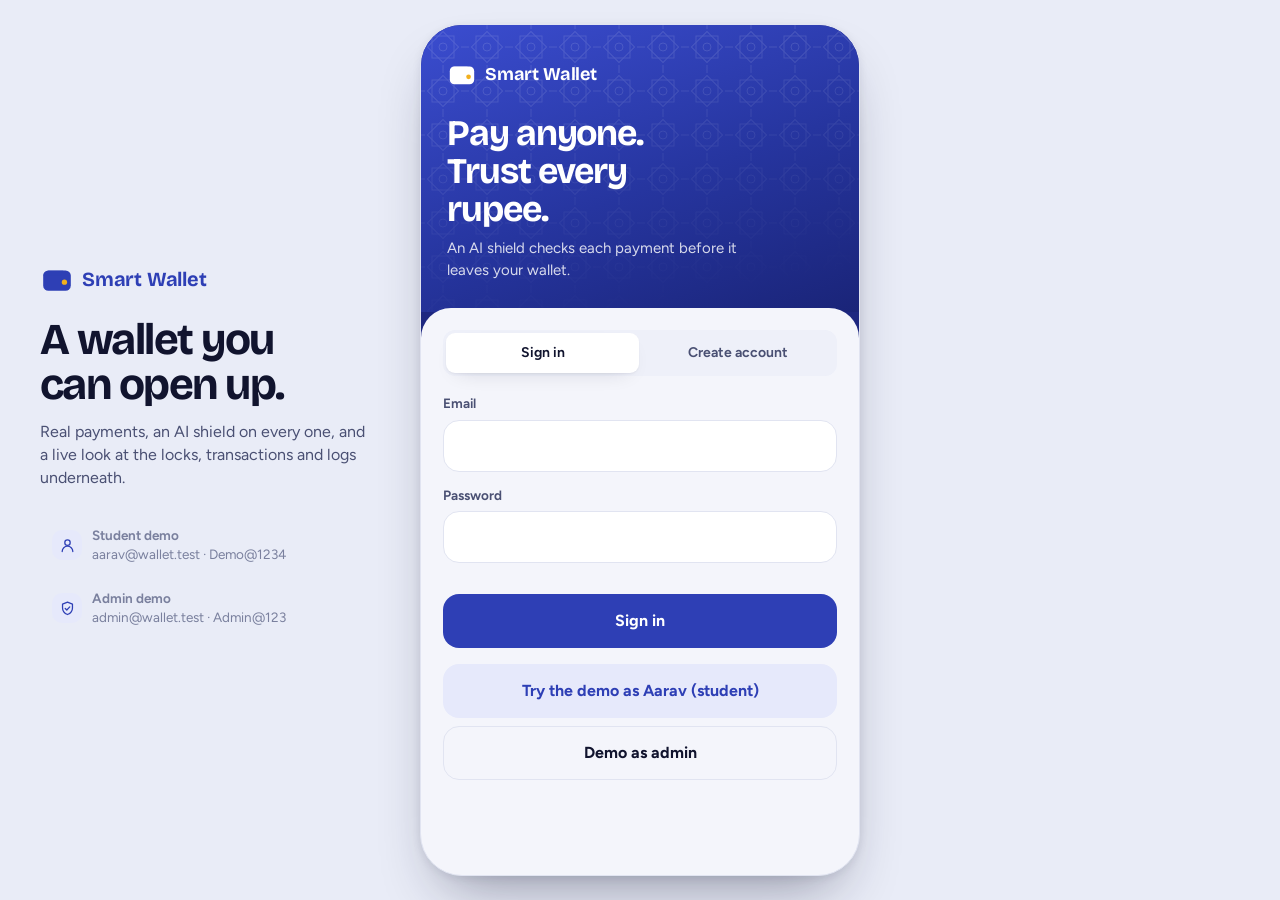
<file: static/index.html>
<!doctype html>
<html lang="en" data-theme="light">
<head>
  <meta charset="utf-8">
  <meta name="viewport" content="width=device-width, initial-scale=1, viewport-fit=cover">
  <meta name="theme-color" content="#2E3FB5">
  <meta name="color-scheme" content="light dark">
  <title>Smart Wallet</title>
  <link rel="manifest" href="/manifest.webmanifest">
  <link rel="icon" href="/static/icon.svg" type="image/svg+xml">
  <link rel="apple-touch-icon" href="/static/icon.svg">
  <link rel="preconnect" href="https://fonts.googleapis.com">
  <link rel="preconnect" href="https://fonts.gstatic.com" crossorigin>
  <link rel="stylesheet" href="https://fonts.googleapis.com/css2?family=Bricolage+Grotesque:opsz,wght@12..96,500..800&family=Figtree:wght@400..750&family=IBM+Plex+Mono:wght@400;500&display=swap">
  <link rel="stylesheet" href="/static/css/app.css">
  <link rel="stylesheet" href="/static/css/console.css">
  <script src="/static/js/theme-init.js"></script>
</head>
<body>
  <a class="skip" href="#screens">Skip to content</a>
  <div id="root"></div>
  <div id="toasts" role="status" aria-live="polite"></div>
  <noscript>Smart Wallet needs JavaScript to run.</noscript>
  <script type="module" src="/static/js/main.js"></script>
</body>
</html>
</file>
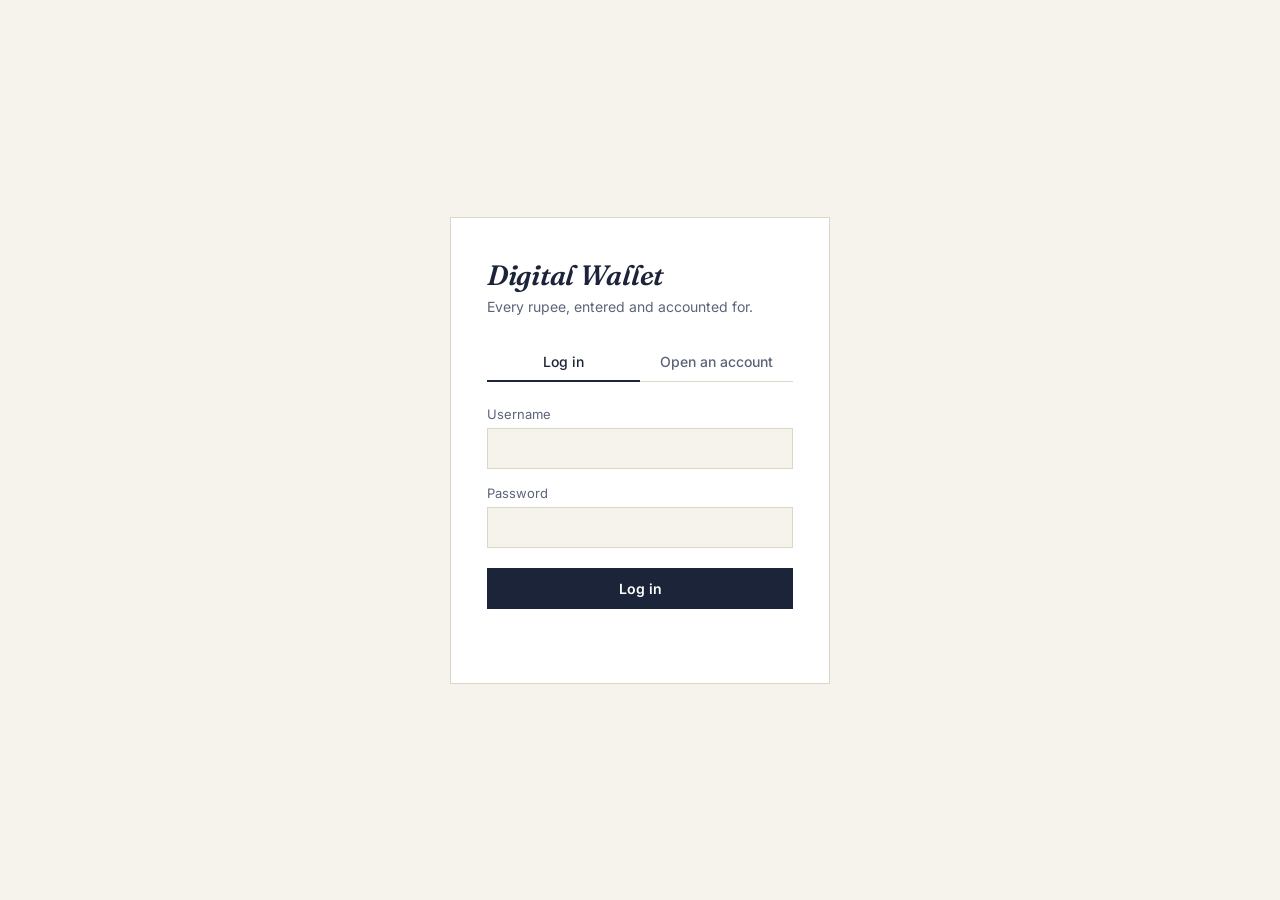
<file: digital-wallet-system/frontend/index.html>
<!DOCTYPE html>
<html lang="en">
<head>
<meta charset="UTF-8" />
<meta name="viewport" content="width=device-width, initial-scale=1.0" />
<title>Digital Wallet — Passbook</title>
<link rel="preconnect" href="https://fonts.googleapis.com">
<link rel="preconnect" href="https://fonts.gstatic.com" crossorigin>
<link href="https://fonts.googleapis.com/css2?family=Fraunces:ital,wght@0,500;0,600;1,500&family=Inter:wght@400;500;600&family=IBM+Plex+Mono:wght@400;500&display=swap" rel="stylesheet">
<link rel="stylesheet" href="css/style.css" />
</head>
<body>

  <!-- ============ AUTH SCREEN ============ -->
  <section id="auth-screen" class="screen">
    <div class="auth-card">
      <header class="auth-header">
        <h1>Digital Wallet</h1>
        <p class="ledger-note">Every rupee, entered and accounted for.</p>
      </header>

      <div class="tab-switch" role="tablist">
        <button class="tab active" data-tab="login" role="tab">Log in</button>
        <button class="tab" data-tab="register" role="tab">Open an account</button>
      </div>

      <!-- Login form -->
      <form id="login-form" class="auth-form active">
        <label>
          <span>Username</span>
          <input type="text" name="username" required autocomplete="username" />
        </label>
        <label>
          <span>Password</span>
          <input type="password" name="password" required autocomplete="current-password" />
        </label>
        <button type="submit" class="btn-primary">Log in</button>
        <p class="form-message" data-for="login"></p>
      </form>

      <!-- Register form -->
      <form id="register-form" class="auth-form">
        <label>
          <span>Full name</span>
          <input type="text" name="full_name" required />
        </label>
        <label>
          <span>Email</span>
          <input type="email" name="email" required />
        </label>
        <label>
          <span>Choose a username</span>
          <input type="text" name="username" required />
        </label>
        <label>
          <span>Choose a password</span>
          <input type="password" name="password" required minlength="4" />
        </label>
        <button type="submit" class="btn-primary">Open account</button>
        <p class="form-message" data-for="register"></p>
      </form>
    </div>
  </section>

  <!-- ============ DASHBOARD SCREEN ============ -->
  <section id="dashboard-screen" class="screen hidden">
    <header class="topbar">
      <div class="brand">Digital Wallet</div>
      <div class="account-chip">
        <span id="account-name">—</span>
        <span class="dot">·</span>
        <span id="account-wallet">Wallet #—</span>
      </div>
      <button id="logout-btn" class="btn-ghost">Log out</button>
    </header>

    <main class="dashboard">
      <section class="balance-card">
        <p class="balance-label">Current balance</p>
        <p class="balance-amount"><span class="currency">₹</span><span id="balance-value">0.00</span></p>

        <div class="action-row">
          <button class="action-btn" data-action="deposit">Deposit</button>
          <button class="action-btn" data-action="withdraw">Withdraw</button>
          <button class="action-btn" data-action="transfer">Transfer</button>
        </div>

        <!-- Inline action panels -->
        <div class="action-panel" id="panel-deposit">
          <form data-op="deposit">
            <label>
              <span>Amount to deposit</span>
              <input type="number" step="0.01" min="0.01" name="amount" required />
            </label>
            <button type="submit" class="btn-primary small">Confirm deposit</button>
          </form>
        </div>

        <div class="action-panel" id="panel-withdraw">
          <form data-op="withdraw">
            <label>
              <span>Amount to withdraw</span>
              <input type="number" step="0.01" min="0.01" name="amount" required />
            </label>
            <button type="submit" class="btn-primary small">Confirm withdrawal</button>
          </form>
        </div>

        <div class="action-panel" id="panel-transfer">
          <form data-op="transfer">
            <label>
              <span>Destination wallet ID</span>
              <input type="number" step="1" min="1" name="to_wallet_id" required />
            </label>
            <label>
              <span>Amount to transfer</span>
              <input type="number" step="0.01" min="0.01" name="amount" required />
            </label>
            <button type="submit" class="btn-primary small">Confirm transfer</button>
          </form>
        </div>

        <p class="action-message" id="action-message"></p>
      </section>

      <section class="ledger-card">
        <div class="ledger-header">
          <h2>Ledger</h2>
          <button id="refresh-btn" class="btn-ghost small">Refresh</button>
        </div>

        <table class="ledger-table">
          <thead>
            <tr>
              <th>Date</th>
              <th>Type</th>
              <th class="num">Amount</th>
              <th>Status</th>
            </tr>
          </thead>
          <tbody id="ledger-body">
            <tr class="empty-row"><td colspan="4">No entries yet.</td></tr>
          </tbody>
        </table>
      </section>
    </main>
  </section>

  <script src="js/app.js"></script>
</body>
</html>
</file>
<file: static/css/app.css>
/* =====================================================================================
   Smart Wallet - app UI, the "Neel" theme
   Neel = indigo dye. A calm, trustworthy indigo with turmeric-gold and one object that carries the whole
   identity: the wallet card, printed with a jaali (lattice) pattern. Everything else stays quiet.
   ===================================================================================== */
:root {
  --font: "Figtree", system-ui, -apple-system, "Segoe UI", Roboto, "Helvetica Neue", Arial, sans-serif;
  --display: "Bricolage Grotesque", "Figtree", system-ui, -apple-system, "Segoe UI", sans-serif;
  --mono: "IBM Plex Mono", ui-monospace, "SFMono-Regular", Menlo, Consolas, monospace;

  --bg: #E9ECF7;      --app: #F4F5FB;     --surface: #FFFFFF;  --surface-2: #EEF0F9;  --line: #E1E4F1;
  --ink: #11142E;     --ink-2: #4A5073;   --ink-3: #7A809E;
  --brand: #2E3FB5;   --brand-hi: #3B4DCB; --on-brand: #FFFFFF; --brand-tint: #E6E9FB;
  --gold: #F2B01E;
  --ok: #0C8658;     --ok-tint: #DDF3E9;
  --warn: #9B5B00;   --warn-tint: #FFEFCF;
  --bad: #C03626;    --bad-tint: #FBE5E1;
  --scrim: rgba(10, 14, 36, .5);
  --shadow-1: 0 1px 2px rgba(17, 20, 46, .05), 0 8px 22px -12px rgba(17, 20, 46, .2);
  --shadow-2: 0 2px 8px rgba(17, 20, 46, .08), 0 30px 60px -24px rgba(17, 20, 46, .45);
  --r-card: 28px; --r-group: 22px; --r-ctl: 16px;
  --jaali: url("data:image/svg+xml,%3Csvg xmlns='http://www.w3.org/2000/svg' width='44' height='44' viewBox='0 0 44 44' fill='none' stroke='white' stroke-width='1'%3E%3Crect x='11' y='11' width='22' height='22'/%3E%3Crect x='11' y='11' width='22' height='22' transform='rotate(45 22 22)'/%3E%3Ccircle cx='22' cy='22' r='4'/%3E%3Cpath d='M0 22h4M40 22h4M22 0v4M22 40v4'/%3E%3C/svg%3E");
  --c1: #2E3FB5; --c2: #F2B01E; --c3: #0C8658; --c4: #D2557A; --c5: #3A9AD9; --c6: #8E5BD8; --c7: #E57A3A; --c8: #5C6490; --c9: #A9AFCB;
}
[data-theme="dark"] {
  --bg: #070A1B;      --app: #0B0F26;     --surface: #131939;  --surface-2: #1A2148;  --line: #252D5A;
  --ink: #EEF0FF;     --ink-2: #B0B6DA;   --ink-3: #7F87B3;
  --brand: #8E9CFF;   --brand-hi: #A7B2FF; --on-brand: #0B0F26; --brand-tint: #1D2557;
  --ok: #58D8A2;     --ok-tint: #12362D;
  --warn: #F0B54F;   --warn-tint: #3A2D12;
  --bad: #FF8E7E;    --bad-tint: #3D1C1A;
  --scrim: rgba(2, 4, 14, .66);
  --shadow-1: 0 1px 2px rgba(0, 0, 0, .3), 0 8px 22px -12px rgba(0, 0, 0, .6);
  --shadow-2: 0 2px 8px rgba(0, 0, 0, .4), 0 30px 60px -24px rgba(0, 0, 0, .8);
  --c1: #8E9CFF; --c2: #F5C14E; --c3: #58D8A2; --c4: #F083A5; --c5: #6BB8F0; --c6: #B795F5; --c7: #F2975F; --c8: #98A0D0; --c9: #5F6791;
}

*, *::before, *::after { box-sizing: border-box; }
html { -webkit-text-size-adjust: 100%; height: 100%; }
body { margin: 0; min-height: 100%; background: var(--bg); color: var(--ink); font: 400 15px/1.45 var(--font); -webkit-font-smoothing: antialiased; }
h1, h2, h3, p { margin: 0; }
button, input, select, textarea { font: inherit; color: inherit; }
button { cursor: pointer; }
a { color: var(--brand); }
svg { display: block; flex: none; }
.skip { position: absolute; left: -999px; top: 8px; z-index: 100; background: var(--surface); padding: 8px 12px; border-radius: 10px; }
.skip:focus { left: 8px; }
:focus-visible { outline: 3px solid color-mix(in srgb, var(--brand) 60%, transparent); outline-offset: 2px; border-radius: 8px; }
.hidden { display: none !important; }
.muted { color: var(--ink-3); }
.small { font-size: 13px; } .micro { font-size: 12px; }
.num { font-variant-numeric: tabular-nums; }
.mono { font-family: var(--mono); }
.center { text-align: center; } .right { text-align: right; }
.stack > * + * { margin-top: 14px; }
.row-flex { display: flex; align-items: center; gap: 10px; }
.between { justify-content: space-between; }
.grow { flex: 1; min-width: 0; }
.truncate { overflow: hidden; text-overflow: ellipsis; white-space: nowrap; }

/* ------------------------------------------------------------------ stage + phone-width frame */
.stage { min-height: 100vh; min-height: 100dvh; display: grid; grid-template-columns: minmax(0, 1fr); justify-items: center; align-items: center; }
.frame { position: relative; width: 100%; height: 100vh; height: 100dvh; background: var(--app); display: flex; flex-direction: column; overflow: hidden; isolation: isolate; }
.screens { flex: 1; min-height: 0; overflow-y: auto; overflow-x: hidden; overscroll-behavior: contain; outline: none; }
.view { padding: 0 20px 28px; }
.rail { display: none; }
@media (min-width: 640px) {
  .stage { padding: 24px; }
  .frame { width: 440px; height: min(930px, calc(100vh - 48px)); height: min(930px, calc(100dvh - 48px)); border-radius: 42px; box-shadow: var(--shadow-2); border: 1px solid var(--line); }
}
@media (min-width: 1200px) {
  .stage { grid-template-columns: minmax(0, 1fr) 440px minmax(0, 1fr); gap: 48px; padding: 24px 40px; }
  .rail { display: block; max-height: calc(100vh - 48px); overflow-y: auto; scrollbar-width: thin; }
  .rail-left { justify-self: end; width: 100%; max-width: 360px; }
  .rail-right { justify-self: start; width: 100%; max-width: 400px; }
}

/* ------------------------------------------------------------------ tab bar */
.tabbar { flex: none; display: grid; grid-template-columns: repeat(5, 1fr); align-items: end; padding: 6px 8px calc(8px + env(safe-area-inset-bottom)); background: var(--surface); border-top: 1px solid var(--line); }
.frame.no-tabs .tabbar { display: none; }
.tab { display: grid; justify-items: center; gap: 2px; padding: 8px 0 4px; color: var(--ink-3); text-decoration: none; font-size: 11.5px; font-weight: 650; background: none; border: 0; }
.tab svg { width: 24px; height: 24px; }
.tab[aria-current="page"] { color: var(--brand); }
.tab.pay { padding-top: 0; transform: translateY(-16px); color: var(--ink-2); }
.pay-btn { width: 58px; height: 58px; border-radius: 50%; background: var(--brand); color: var(--on-brand); display: grid; place-items: center; box-shadow: 0 10px 22px -8px color-mix(in srgb, var(--brand) 80%, black), 0 0 0 6px var(--surface); }
.pay-btn svg { width: 26px; height: 26px; }
.tab.pay span { margin-top: 2px; }

/* ------------------------------------------------------------------ screen headers */
.bar { position: sticky; top: 0; z-index: 4; display: flex; align-items: center; gap: 8px; padding: calc(env(safe-area-inset-top) + 14px) 14px 10px; background: color-mix(in srgb, var(--app) 92%, transparent); backdrop-filter: blur(10px); }
.bar h1 { font: 700 19px/1.2 var(--display); letter-spacing: -.01em; flex: 1; min-width: 0; }
.icon-btn { width: 42px; height: 42px; border-radius: 14px; border: 0; background: var(--surface); box-shadow: var(--shadow-1); display: grid; place-items: center; color: var(--ink); flex: none; position: relative; }
.icon-btn svg { width: 22px; height: 22px; }
.icon-btn.plain { background: transparent; box-shadow: none; }
.title { font: 700 28px/1.12 var(--display); letter-spacing: -.02em; }
.section-h { display: flex; align-items: baseline; justify-content: space-between; margin: 26px 0 10px; }
.section-h h2 { font: 700 17px/1.2 var(--display); letter-spacing: -.01em; }
.link-btn { background: none; border: 0; padding: 4px 0; color: var(--brand); font-weight: 650; font-size: 14px; }

/* ------------------------------------------------------------------ buttons, fields */
.btn { height: 54px; padding: 0 24px; border-radius: var(--r-ctl); border: 0; background: var(--brand); color: var(--on-brand); font-weight: 700; font-size: 16px; display: inline-flex; align-items: center; justify-content: center; gap: 8px; text-decoration: none; transition: transform .12s, background .12s; }
.btn:hover { background: var(--brand-hi); }
.btn:active { transform: scale(.98); }
.btn.block { width: 100%; }
.btn.soft { background: var(--brand-tint); color: var(--brand); }
.btn.soft:hover { background: color-mix(in srgb, var(--brand-tint) 80%, var(--brand)); }
.btn.ghost { background: transparent; border: 1.5px solid var(--line); color: var(--ink); }
.btn.danger { background: var(--bad-tint); color: var(--bad); }
.btn.small { height: 38px; padding: 0 14px; font-size: 14px; border-radius: 12px; }
.btn:disabled { opacity: .45; cursor: not-allowed; transform: none; }
.btn svg { width: 20px; height: 20px; }
.field { display: grid; gap: 6px; margin-bottom: 14px; }
.field > label { font-weight: 650; font-size: 13.5px; color: var(--ink-2); }
.field input, .field select, .input { width: 100%; height: 52px; padding: 0 16px; border-radius: var(--r-ctl); border: 1.5px solid var(--line); background: var(--surface); font-size: 16px; }
.field input:focus, .input:focus { border-color: var(--brand); outline: none; box-shadow: 0 0 0 4px color-mix(in srgb, var(--brand) 18%, transparent); }
.hint { color: var(--ink-3); font-size: 13px; }
.err { color: var(--bad); font-size: 13.5px; min-height: 1.2em; }
.search { position: relative; }
.search svg { position: absolute; left: 14px; top: 50%; translate: 0 -50%; width: 20px; height: 20px; color: var(--ink-3); }
.search .input { padding-left: 44px; }

/* ------------------------------------------------------------------ avatars */
.av { --s: 44px; width: var(--s); height: var(--s); border-radius: 50%; display: grid; place-items: center; flex: none; font: 700 calc(var(--s) * .36)/1 var(--font); background: var(--av-bg); color: var(--av-fg); letter-spacing: .01em; }
.av.sq { border-radius: 32%; }
.av[data-c="0"] { --av-bg: #E6E9FB; --av-fg: #2E3FB5; } .av[data-c="1"] { --av-bg: #FDEACB; --av-fg: #8A4B00; }
.av[data-c="2"] { --av-bg: #DDF3EA; --av-fg: #0B6B4A; } .av[data-c="3"] { --av-bg: #FBDEE4; --av-fg: #A12A49; }
.av[data-c="4"] { --av-bg: #DCEBFA; --av-fg: #1F5E99; } .av[data-c="5"] { --av-bg: #EADFF8; --av-fg: #5B34A6; }
.av[data-c="6"] { --av-bg: #F6E4D9; --av-fg: #8A4A2B; } .av[data-c="7"] { --av-bg: #DDEFF0; --av-fg: #1D6B73; }
[data-theme="dark"] .av:not([data-brand]) { background: color-mix(in srgb, var(--av-fg) 26%, #0B0F26); color: color-mix(in srgb, var(--av-fg) 35%, white); }
.av[data-brand] { background: var(--av-bg); color: #fff; }

/* ------------------------------------------------------------------ the wallet card (the one memorable object) */
.wcard { position: relative; border-radius: var(--r-card); padding: 20px 22px 18px; color: #fff; overflow: hidden; isolation: isolate; min-height: 204px; display: flex; flex-direction: column; justify-content: space-between;
  background: linear-gradient(150deg, #3B4DD0 0%, #2A3AAE 46%, #1A2478 100%); box-shadow: 0 22px 40px -18px rgba(30, 42, 130, .75), inset 0 1px 0 rgba(255, 255, 255, .22);
  transform: perspective(900px) rotateX(var(--rx, 0deg)) rotateY(var(--ry, 0deg)); transition: transform .25s ease-out; }
[data-theme="dark"] .wcard { background: linear-gradient(150deg, #4457E0 0%, #3040B8 46%, #1E2A86 100%); }
.wcard::before { content: ""; position: absolute; inset: 0; background: var(--jaali) 0 0/44px 44px; opacity: .1; z-index: -1; -webkit-mask-image: linear-gradient(115deg, #000 15%, transparent 75%); mask-image: linear-gradient(115deg, #000 15%, transparent 75%); }
.wcard::after { content: ""; position: absolute; width: 260px; height: 260px; right: -90px; top: -120px; background: radial-gradient(closest-side, rgba(255, 255, 255, .28), transparent); z-index: -1; }
.wcard .top { display: flex; align-items: center; justify-content: space-between; }
.wmark { display: flex; align-items: center; gap: 8px; font: 700 15px var(--display); letter-spacing: -.01em; }
.wmark svg { width: 24px; height: 24px; }
.chip-ic { width: 42px; height: 31px; border-radius: 8px; background: linear-gradient(135deg, #F8D06A, #D9930E); position: relative; box-shadow: inset 0 0 0 1px rgba(90, 55, 0, .35); }
.chip-ic::before { content: ""; position: absolute; inset: 6px 8px; border: 1px solid rgba(90, 55, 0, .45); border-radius: 4px; background: linear-gradient(90deg, transparent 46%, rgba(90, 55, 0, .4) 46% 54%, transparent 54%); }
.wcard .label { font-size: 13px; opacity: .8; display: flex; align-items: center; gap: 8px; }
.wcard .eye { background: rgba(255, 255, 255, .16); border: 0; color: #fff; width: 28px; height: 28px; border-radius: 9px; display: grid; place-items: center; padding: 0; }
.wcard .eye svg { width: 17px; height: 17px; }
.bal { font: 700 40px/1.05 var(--display); letter-spacing: -.025em; font-variant-numeric: tabular-nums; margin-top: 2px; }
.bal .cur { font-size: .62em; font-weight: 600; opacity: .85; margin-right: 2px; }
.bal .paise { font-size: .55em; font-weight: 600; opacity: .8; }
.wcard .foot { display: flex; align-items: flex-end; justify-content: space-between; gap: 12px; }
.wcard .id { font: 500 13px var(--mono); opacity: .9; }
.limit { text-align: right; font-size: 12px; opacity: .92; min-width: 118px; }
.limit .track { height: 5px; border-radius: 3px; background: rgba(255, 255, 255, .22); margin-top: 5px; overflow: hidden; }
.limit .track i { display: block; height: 100%; background: var(--gold); border-radius: 3px; }

/* ------------------------------------------------------------------ home */
.hello { display: flex; align-items: center; gap: 12px; padding: calc(env(safe-area-inset-top) + 18px) 0 16px; }
.hello .who { flex: 1; min-width: 0; }
.hello .who p { color: var(--ink-3); font-size: 13.5px; }
.hello .who h1 { font: 700 22px/1.15 var(--display); letter-spacing: -.015em; }
.acts { display: grid; grid-template-columns: repeat(4, 1fr); gap: 4px; margin-top: 18px; }
.act { display: grid; justify-items: center; gap: 7px; padding: 8px 0 4px; background: none; border: 0; font-size: 12.5px; font-weight: 650; color: var(--ink); }
.act .ic { width: 52px; height: 52px; border-radius: 18px; background: var(--surface); box-shadow: var(--shadow-1); display: grid; place-items: center; color: var(--brand); transition: transform .12s; }
.act:active .ic { transform: scale(.94); }
.act .ic svg { width: 23px; height: 23px; }
.people { display: flex; gap: 16px; overflow-x: auto; margin: 0 -20px; padding: 2px 20px 6px; scrollbar-width: none; }
.people::-webkit-scrollbar { display: none; }
.person { display: grid; justify-items: center; gap: 6px; min-width: 62px; background: none; border: 0; font-size: 12.5px; font-weight: 600; color: var(--ink-2); }
.person .av { --s: 54px; }
.person .plus { width: 54px; height: 54px; border-radius: 50%; border: 1.5px dashed var(--ink-3); display: grid; place-items: center; color: var(--ink-2); }
.person .plus svg { width: 22px; height: 22px; }
.banner { display: flex; align-items: center; gap: 12px; padding: 12px 14px; border-radius: 18px; background: var(--warn-tint); color: var(--warn); margin-top: 16px; text-align: left; border: 0; width: 100%; font-weight: 650; }
.banner svg { width: 22px; height: 22px; }
.banner .grow { color: var(--ink); } .banner .grow small { display: block; color: var(--ink-2); font-weight: 500; font-size: 13px; }
.ainote { display: flex; gap: 12px; align-items: flex-start; padding: 14px 16px; border-radius: 20px; background: var(--brand-tint); margin-top: 22px; width: 100%; text-align: left; border: 0; }
.ainote .spark { width: 34px; height: 34px; border-radius: 12px; background: var(--brand); color: var(--on-brand); display: grid; place-items: center; flex: none; }
.ainote .spark svg { width: 19px; height: 19px; }
.ainote p { font-size: 14.5px; }
.ainote small { color: var(--ink-2); display: block; margin-top: 2px; }

/* ------------------------------------------------------------------ lists */
.list { list-style: none; margin: 0; padding: 0; background: var(--surface); border-radius: var(--r-group); overflow: hidden; box-shadow: var(--shadow-1); }
.row { display: grid; grid-template-columns: auto minmax(0, 1fr) auto; gap: 12px; align-items: center; width: 100%; padding: 13px 14px; text-align: left; background: none; border: 0; border-bottom: 1px solid var(--line); color: inherit; text-decoration: none; }
.list > li:last-child > .row, .list > .row:last-child, .group > .row:last-child { border-bottom: 0; }
button.row:active, a.row:active { background: var(--surface-2); }
.row .t { font-weight: 650; overflow: hidden; text-overflow: ellipsis; white-space: nowrap; }
.row .s { color: var(--ink-3); font-size: 13px; overflow: hidden; text-overflow: ellipsis; white-space: nowrap; }
.row .amt { text-align: right; font-weight: 700; font-variant-numeric: tabular-nums; }
.row .amt small { display: block; font-weight: 500; font-size: 12px; color: var(--ink-3); }
.amt.in { color: var(--ok); }
.row .lead { width: 38px; height: 38px; border-radius: 12px; background: var(--surface-2); display: grid; place-items: center; color: var(--ink-2); }
.row .lead svg { width: 20px; height: 20px; }
.day { font: 700 13px var(--font); color: var(--ink-3); margin: 20px 4px 8px; }
.day:first-child { margin-top: 4px; }
.tag { display: inline-flex; align-items: center; gap: 4px; padding: 2px 9px; border-radius: 999px; font-size: 12px; font-weight: 650; background: var(--surface-2); color: var(--ink-2); }
.tag svg { width: 14px; height: 14px; }
.tag.ok { background: var(--ok-tint); color: var(--ok); } .tag.warn { background: var(--warn-tint); color: var(--warn); }
.tag.bad { background: var(--bad-tint); color: var(--bad); } .tag.brand { background: var(--brand-tint); color: var(--brand); }
.chips { display: flex; gap: 8px; overflow-x: auto; margin: 0 -20px; padding: 2px 20px 8px; scrollbar-width: none; }
.chips::-webkit-scrollbar { display: none; }
.chip { flex: none; padding: 8px 15px; border-radius: 999px; border: 1.5px solid var(--line); background: var(--surface); font-weight: 650; font-size: 13.5px; }
.chip[aria-pressed="true"] { background: var(--ink); color: var(--app); border-color: var(--ink); }
.empty { text-align: center; padding: 44px 20px; color: var(--ink-3); }
.empty h3 { color: var(--ink); font: 700 18px var(--display); margin-bottom: 6px; }
.empty .btn { margin-top: 16px; }
.skel { height: 64px; border-radius: 18px; background: linear-gradient(90deg, var(--surface-2), var(--surface), var(--surface-2)); background-size: 200% 100%; animation: shimmer 1.3s infinite linear; margin-bottom: 8px; }
@keyframes shimmer { to { background-position: -200% 0; } }

/* ------------------------------------------------------------------ sheets (bottom sheets live inside the frame) */
.layer { position: absolute; inset: 0; z-index: 30; pointer-events: none; }
.scrim { position: absolute; inset: 0; background: var(--scrim); pointer-events: auto; display: flex; align-items: flex-end; animation: fade .18s ease-out; }
.scrim.leaving { opacity: 0; transition: opacity .18s; }
.sheet { width: 100%; background: var(--surface); border-radius: 30px 30px 0 0; padding: 10px 22px calc(22px + env(safe-area-inset-bottom)); max-height: 94%; overflow-y: auto; animation: rise .28s cubic-bezier(.2, .8, .2, 1); touch-action: pan-y; }
.scrim.leaving .sheet { transform: translateY(100%); transition: transform .2s ease-in; }
.sheet .grab { width: 42px; height: 5px; border-radius: 3px; background: var(--line); margin: 0 auto 16px; }
.sheet h2 { font: 700 22px/1.2 var(--display); letter-spacing: -.015em; margin-bottom: 4px; }
.sheet .actions { display: grid; gap: 10px; margin-top: 18px; }
@keyframes fade { from { opacity: 0; } }
@keyframes appear { from { opacity: 0; transform: translateY(4px); } to { opacity: 1; transform: none; } }
@keyframes rise { from { transform: translateY(40px); opacity: .6; } }
#toasts { position: fixed; left: 50%; bottom: 22px; translate: -50% 0; display: grid; gap: 8px; z-index: 90; width: min(400px, calc(100vw - 28px)); pointer-events: none; }
.toast { background: var(--ink); color: var(--app); padding: 12px 16px; border-radius: 16px; font-weight: 600; box-shadow: var(--shadow-2); animation: rise .24s cubic-bezier(.2, .8, .2, 1); }
.toast.good { background: var(--ok); color: #fff; } .toast.bad { background: var(--bad); color: #fff; }
[data-theme="dark"] .toast.good { color: #04210F; } [data-theme="dark"] .toast.bad { color: #2A0905; }

/* ------------------------------------------------------------------ pay: recipient + amount */
.payee { display: grid; justify-items: center; gap: 4px; padding: 6px 0 2px; text-align: center; }
.payee .av { --s: 64px; margin-bottom: 6px; }
.payee b { font: 700 19px var(--display); }
.amt-display { text-align: center; font: 700 58px/1.1 var(--display); letter-spacing: -.03em; font-variant-numeric: tabular-nums; padding: 14px 0 4px; min-height: 84px; color: var(--ink); }
.amt-display .cur { font-size: .56em; font-weight: 600; color: var(--ink-3); vertical-align: .38em; margin-right: 4px; }
.amt-display.empty-amt .digits { color: var(--ink-3); }
.amt-display .caret { display: inline-block; width: 3px; height: .8em; background: var(--brand); margin-left: 2px; vertical-align: -.06em; animation: blink 1s steps(1) infinite; }
@keyframes blink { 50% { opacity: 0; } }
.note-row { display: flex; gap: 8px; align-items: center; justify-content: center; margin: 4px 0 6px; flex-wrap: wrap; }
.note-row input { height: 40px; width: 190px; border-radius: 999px; border: 1.5px solid var(--line); background: var(--surface); padding: 0 16px; text-align: center; font-size: 14.5px; }
.cat-chip { height: 40px; padding: 0 14px; border-radius: 999px; border: 0; background: var(--brand-tint); color: var(--brand); font-weight: 650; font-size: 13.5px; display: inline-flex; align-items: center; gap: 6px; }
.cat-chip svg { width: 16px; height: 16px; }
.hintline { display: flex; align-items: center; justify-content: center; gap: 8px; font-size: 13.5px; color: var(--ink-2); min-height: 26px; text-align: center; }
.hintline svg { width: 18px; height: 18px; }
.hintline.ok { color: var(--ok); } .hintline.warn { color: var(--warn); } .hintline.bad { color: var(--bad); }
.keypad { display: grid; grid-template-columns: repeat(3, 1fr); gap: 4px; padding: 6px 4px 10px; }
.keypad button { height: 56px; border-radius: 16px; border: 0; background: transparent; font: 600 27px var(--display); color: var(--ink); display: grid; place-items: center; }
.keypad button:active { background: var(--surface-2); }
.keypad button svg { width: 26px; height: 26px; }
.pay-foot { padding: 4px 20px calc(16px + env(safe-area-inset-bottom)); background: var(--app); }
.pay-foot .from { text-align: center; font-size: 13px; color: var(--ink-3); margin-bottom: 10px; }
.pay-screen { display: flex; flex-direction: column; height: 100%; }
.pay-screen .grow-body { flex: 1; min-height: 0; overflow-y: auto; padding: 0 20px; }
.quick { display: flex; gap: 8px; justify-content: center; flex-wrap: wrap; margin: 8px 0; }
.group-label { font: 700 13px var(--font); color: var(--ink-3); margin: 22px 4px 10px; }
.merchants { display: grid; grid-template-columns: repeat(4, 1fr); gap: 14px 6px; }
.merchants .person { min-width: 0; }
.person span { max-width: 70px; overflow: hidden; text-overflow: ellipsis; white-space: nowrap; }

/* ------------------------------------------------------------------ AI shield + review */
.shield { width: 76px; height: 76px; position: relative; margin: 6px auto 10px; color: var(--brand); }
.shield svg { width: 100%; height: 100%; overflow: visible; }
.shield .ring { transform-origin: 50% 50%; stroke-dasharray: 22 78; }
.shield[data-state="scan"] .ring { animation: spin 1.1s linear infinite; }
.shield[data-state="scan"] .tick, .shield[data-state="scan"] .bang { opacity: 0; }
.shield[data-state="ok"] { color: var(--ok); } .shield[data-state="warn"] { color: var(--warn); } .shield[data-state="bad"] { color: var(--bad); }
.shield:not([data-state="scan"]) .ring { stroke-dasharray: none; opacity: .25; }
.shield .tick { stroke-dasharray: 30; stroke-dashoffset: 30; animation: draw .45s .05s ease-out forwards; }
.shield[data-state="warn"] .tick, .shield[data-state="bad"] .tick { display: none; }
.shield .bang { display: none; }
.shield[data-state="warn"] .bang, .shield[data-state="bad"] .bang { display: block; }
@keyframes spin { to { transform: rotate(360deg); } }
@keyframes draw { to { stroke-dashoffset: 0; } }
.checks { list-style: none; margin: 8px 0 0; padding: 0; display: grid; gap: 2px; }
.checks li { display: flex; align-items: center; gap: 10px; padding: 7px 2px; font-size: 14.5px; opacity: 0; animation: appear .25s forwards; }
.checks li svg { width: 18px; height: 18px; }
.checks li[data-s="pending"] { color: var(--ink-3); }
.checks li[data-s="ok"] svg { color: var(--ok); } .checks li[data-s="flag"] svg { color: var(--warn); }
.checks li small { margin-left: auto; color: var(--ink-3); font-size: 12.5px; text-align: right; max-width: 55%; }
.spinner { width: 16px; height: 16px; border-radius: 50%; border: 2px solid var(--line); border-top-color: var(--brand); animation: spin .8s linear infinite; }
.kv { display: grid; grid-template-columns: auto minmax(0, 1fr); gap: 10px 16px; margin: 14px 0 0; padding: 14px 0 0; border-top: 1px solid var(--line); }
.kv dt { color: var(--ink-3); } .kv dd { margin: 0; text-align: right; font-weight: 600; overflow-wrap: anywhere; }
.otp-boxes { display: grid; grid-template-columns: repeat(6, 1fr); gap: 8px; margin: 18px 0 6px; }
.otp-boxes input { width: 100%; height: 60px; text-align: center; border-radius: 14px; border: 1.5px solid var(--line); background: var(--surface-2); font: 700 26px var(--display); padding: 0; }
.otp-boxes input:focus { border-color: var(--brand); outline: none; background: var(--surface); box-shadow: 0 0 0 4px color-mix(in srgb, var(--brand) 18%, transparent); }
.otp-boxes.shake { animation: shake .4s; }
@keyframes shake { 20%, 60% { translate: -7px 0; } 40%, 80% { translate: 7px 0; } }
.demo-note { background: var(--brand-tint); border-radius: 14px; padding: 10px 14px; font-size: 13.5px; margin-top: 12px; }
.demo-note b { font-family: var(--mono); letter-spacing: .12em; }

/* ------------------------------------------------------------------ success + receipt */
.done { min-height: 100%; display: flex; flex-direction: column; padding: calc(env(safe-area-inset-top) + 30px) 22px 22px; text-align: center; }
.done .grow-body { flex: 1; display: grid; align-content: center; justify-items: center; gap: 6px; }
.tickmark { width: 104px; height: 104px; margin-bottom: 14px; }
.tickmark circle { fill: var(--ok); transform-origin: center; animation: pop .45s cubic-bezier(.2, 1.4, .4, 1) both; }
.tickmark path { fill: none; stroke: #fff; stroke-width: 6; stroke-linecap: round; stroke-linejoin: round; stroke-dasharray: 60; stroke-dashoffset: 60; animation: draw .5s .3s ease-out forwards; }
.tickmark.warn circle { fill: var(--warn); } .tickmark.bad circle { fill: var(--bad); }
@keyframes pop { from { transform: scale(.3); opacity: 0; } }
.done h1 { font: 700 40px/1.05 var(--display); letter-spacing: -.025em; }
.done .sub { color: var(--ink-2); font-size: 16px; }
.done details { text-align: left; width: 100%; margin-top: 18px; background: var(--surface); border-radius: 18px; padding: 4px 16px; box-shadow: var(--shadow-1); }
.done summary { padding: 12px 0; font-weight: 650; cursor: pointer; }
.done .btns { display: grid; gap: 10px; margin-top: 16px; }
.receipt-card { width: 100%; background: var(--surface); border-radius: 22px; padding: 6px 16px; box-shadow: var(--shadow-1); margin-top: 16px; text-align: left; }
.receipt-card .kv { border-top: 0; margin: 0; padding: 12px 0; }

/* ------------------------------------------------------------------ transaction detail + timeline */
.hero-txn { text-align: center; padding: 8px 0 14px; display: grid; justify-items: center; gap: 4px; }
.hero-txn .av { --s: 62px; margin-bottom: 8px; }
.hero-txn .big { font: 700 44px/1.05 var(--display); letter-spacing: -.03em; font-variant-numeric: tabular-nums; }
.vt { list-style: none; margin: 4px 0 0; padding: 0; }
.vt li { position: relative; padding: 0 0 18px 30px; }
.vt li::before { content: ""; position: absolute; left: 3px; top: 4px; width: 14px; height: 14px; border-radius: 50%; background: var(--brand); box-shadow: 0 0 0 4px var(--brand-tint); }
.vt li::after { content: ""; position: absolute; left: 9px; top: 20px; bottom: 0; width: 2px; background: var(--line); }
.vt li:last-child { padding-bottom: 0; } .vt li:last-child::after { display: none; }
.vt li.ok::before { background: var(--ok); box-shadow: 0 0 0 4px var(--ok-tint); }
.vt li.warn::before { background: var(--gold); box-shadow: 0 0 0 4px var(--warn-tint); }
.vt li.bad::before { background: var(--bad); box-shadow: 0 0 0 4px var(--bad-tint); }
.vt b { display: block; } .vt span { color: var(--ink-3); font-size: 13px; }
.panel { background: var(--surface); border-radius: var(--r-group); padding: 16px; box-shadow: var(--shadow-1); }
.panel + .panel { margin-top: 14px; }
.panel h3 { font: 700 16px var(--display); margin-bottom: 8px; }
.reasons { list-style: none; margin: 8px 0 0; padding: 0; display: grid; gap: 8px; }
.reasons li { display: flex; gap: 10px; font-size: 14.5px; }
.reasons li::before { content: ""; width: 8px; height: 8px; margin-top: .5em; border-radius: 50%; background: var(--warn); flex: none; }
.meter { height: 8px; border-radius: 4px; background: var(--surface-2); overflow: hidden; }
.meter i { display: block; height: 100%; border-radius: 4px; background: var(--ok); }
.meter.med i { background: var(--gold); } .meter.high i { background: var(--bad); } .meter.brand i { background: var(--brand); }

/* ------------------------------------------------------------------ insights */
.stories { display: flex; gap: 12px; overflow-x: auto; scroll-snap-type: x mandatory; margin: 14px -20px 0; padding: 4px 20px 14px; scrollbar-width: none; }
.stories::-webkit-scrollbar { display: none; }
.story { flex: 0 0 84%; scroll-snap-align: center; border-radius: 30px; padding: 22px 22px 20px; min-height: 252px; display: flex; flex-direction: column; justify-content: space-between; position: relative; overflow: hidden; isolation: isolate; }
.story p { font-size: 15px; } .story small { font-size: 13px; opacity: .85; }
.story .huge { font: 700 50px/1 var(--display); letter-spacing: -.035em; font-variant-numeric: tabular-nums; }
.story .mid { font: 700 30px/1.1 var(--display); letter-spacing: -.02em; }
.s-indigo { background: linear-gradient(150deg, #3B4DD0, #1D2780); color: #fff; }
.s-indigo::before { content: ""; position: absolute; inset: 0; background: var(--jaali) 0 0/44px 44px; opacity: .08; z-index: -1; }
.s-gold { background: #F6BC2F; color: #2B1C00; }
.s-ink { background: #151A3D; color: #EEF0FF; }
.s-soft { background: var(--surface); color: var(--ink); box-shadow: var(--shadow-1); }
.mini-bars { display: flex; align-items: flex-end; gap: 6px; height: 66px; }
.mini-bars i { flex: 1; border-radius: 5px 5px 2px 2px; background: currentColor; opacity: .5; min-height: 4px; }
.mini-bars i.hi { opacity: 1; }
.ring { position: relative; width: 120px; height: 120px; }
.ring svg { width: 100%; height: 100%; transform: rotate(-90deg); }
.ring b { position: absolute; inset: 0; display: grid; place-items: center; font: 700 34px var(--display); }
.cat-row { display: grid; grid-template-columns: 12px minmax(0, 1fr) auto; gap: 4px 12px; align-items: center; padding: 9px 0; }
.cat-row .dot { width: 12px; height: 12px; border-radius: 4px; }
.cat-row .bar-track { grid-column: 2 / -1; height: 6px; border-radius: 3px; background: var(--surface-2); overflow: hidden; }
.cat-row .bar-track i { display: block; height: 100%; border-radius: 3px; }
.s0 { fill: var(--c1); background: var(--c1); } .s1 { fill: var(--c2); background: var(--c2); } .s2 { fill: var(--c3); background: var(--c3); }
.s3 { fill: var(--c4); background: var(--c4); } .s4 { fill: var(--c5); background: var(--c5); } .s5 { fill: var(--c6); background: var(--c6); }
.s6 { fill: var(--c7); background: var(--c7); } .s7 { fill: var(--c8); background: var(--c8); } .s8 { fill: var(--c9); background: var(--c9); }
.chart text { font: 11px var(--font); fill: var(--ink-3); }
.chart .axis { stroke: var(--line); stroke-width: 1; }
.bar-rect { fill: var(--brand); } .bar-rect.fc { fill: var(--brand); opacity: .35; } .bar-rect.peak { fill: var(--bad); }

/* ------------------------------------------------------------------ ask AI (chat) */
.chat-view { display: flex; flex-direction: column; height: 100%; }
.chat { flex: 1; min-height: 0; overflow-y: auto; padding: 8px 18px 14px; display: flex; flex-direction: column; gap: 10px; }
.msg { max-width: 84%; padding: 11px 15px; border-radius: 20px; white-space: pre-wrap; overflow-wrap: anywhere; font-size: 15px; }
.msg.me { align-self: flex-end; background: var(--brand); color: var(--on-brand); border-bottom-right-radius: 6px; }
.msg.ai { align-self: flex-start; background: var(--surface); box-shadow: var(--shadow-1); border-bottom-left-radius: 6px; }
.msg .src { display: block; margin-top: 6px; font-size: 12px; color: var(--ink-3); }
.msg .pay-card { margin-top: 10px; padding: 12px; border-radius: 16px; background: var(--brand-tint); display: grid; gap: 8px; white-space: normal; }
.typing { display: inline-flex; gap: 4px; } .typing i { width: 7px; height: 7px; border-radius: 50%; background: var(--ink-3); animation: bounce 1s infinite; } .typing i:nth-child(2) { animation-delay: .15s; } .typing i:nth-child(3) { animation-delay: .3s; }
@keyframes bounce { 40% { translate: 0 -5px; } }
.composer { flex: none; padding: 8px 14px calc(12px + env(safe-area-inset-bottom)); background: var(--app); border-top: 1px solid var(--line); }
.composer form { display: grid; grid-template-columns: minmax(0, 1fr) auto; gap: 8px; }
.composer .input { border-radius: 999px; height: 48px; }
.composer .btn { height: 48px; width: 48px; padding: 0; border-radius: 50%; }
.suggest { display: flex; gap: 8px; overflow-x: auto; padding: 4px 14px 10px; scrollbar-width: none; flex: none; }
.suggest::-webkit-scrollbar { display: none; }

/* ------------------------------------------------------------------ profile + settings */
.profile-top { display: grid; justify-items: center; gap: 4px; padding: calc(env(safe-area-inset-top) + 22px) 0 18px; text-align: center; }
.profile-top .av { --s: 76px; margin-bottom: 6px; }
.profile-top h1 { font: 700 24px var(--display); letter-spacing: -.015em; }
.group { background: var(--surface); border-radius: var(--r-group); overflow: hidden; box-shadow: var(--shadow-1); margin-top: 16px; }
.group .row .lead { background: var(--brand-tint); color: var(--brand); }
.switch { width: 50px; height: 30px; border-radius: 15px; background: var(--line); border: 0; position: relative; padding: 0; transition: background .15s; }
.switch::after { content: ""; position: absolute; left: 3px; top: 3px; width: 24px; height: 24px; border-radius: 50%; background: #fff; box-shadow: 0 1px 3px rgba(0, 0, 0, .3); transition: translate .15s; }
.switch[aria-checked="true"] { background: var(--ok); } .switch[aria-checked="true"]::after { translate: 20px 0; }
.seg { display: inline-grid; grid-auto-flow: column; background: var(--surface-2); border-radius: 12px; padding: 3px; gap: 2px; }
.seg button { border: 0; background: none; padding: 6px 12px; border-radius: 9px; font-weight: 650; font-size: 13px; color: var(--ink-2); }
.seg button[aria-pressed="true"] { background: var(--surface); color: var(--ink); box-shadow: var(--shadow-1); }
.qr-box { background: #fff; border-radius: 22px; padding: 14px; width: min(260px, 100%); margin: 14px auto 6px; box-shadow: var(--shadow-1); }
.qr-box svg { width: 100%; height: auto; }

/* ------------------------------------------------------------------ sign in */
.auth-frame { min-height: 100%; display: flex; flex-direction: column; background: #1D2780; }
.auth-hero { position: relative; flex: 0 0 auto; padding: calc(env(safe-area-inset-top) + 34px) 26px 30px; color: #fff; overflow: hidden; isolation: isolate; background: linear-gradient(160deg, #3B4DD0 0%, #26359F 55%, #1A2478 100%); }
.auth-hero::before { content: ""; position: absolute; inset: 0; background: var(--jaali) 0 0/44px 44px; opacity: .12; z-index: -1; -webkit-mask-image: linear-gradient(170deg, #000 20%, transparent 90%); mask-image: linear-gradient(170deg, #000 20%, transparent 90%); }
.auth-hero .wmark { font-size: 18px; margin-bottom: 26px; } .auth-hero .wmark svg { width: 30px; height: 30px; }
.auth-hero h1 { font: 700 36px/1.05 var(--display); letter-spacing: -.03em; max-width: 12ch; }
.auth-hero p { margin-top: 10px; color: rgba(255, 255, 255, .82); max-width: 30ch; }
.auth-card { flex: 1; background: var(--app); border-radius: 30px 30px 0 0; padding: 22px 22px 26px; margin-top: -4px; position: relative; }
.auth-card .seg { display: grid; grid-template-columns: 1fr 1fr; margin-bottom: 18px; }
.auth-card .seg button { padding: 10px; font-size: 14px; }
.demo-row { display: grid; gap: 8px; margin-top: 16px; }

/* ------------------------------------------------------------------ left / right rails (wide screens) */
.rail-left h1 { font: 700 44px/1.02 var(--display); letter-spacing: -.035em; margin: 22px 0 12px; max-width: 11ch; }
.rail-left .wmark { color: var(--brand); font-size: 20px; } .rail-left .wmark svg { width: 34px; height: 34px; }
.rail-left p { color: var(--ink-2); font-size: 16px; max-width: 34ch; }
.try { list-style: none; padding: 0; margin: 26px 0 0; display: grid; gap: 4px; }
.try a { display: grid; grid-template-columns: 30px minmax(0, 1fr); gap: 10px; align-items: center; padding: 10px 12px; border-radius: 16px; text-decoration: none; color: var(--ink); }
.try a:hover { background: var(--surface); box-shadow: var(--shadow-1); }
.try .i { width: 30px; height: 30px; border-radius: 10px; background: var(--brand-tint); color: var(--brand); display: grid; place-items: center; }
.try .i svg { width: 17px; height: 17px; }
.try b { display: block; font-weight: 650; } .try span { color: var(--ink-3); font-size: 13.5px; }
.rail-foot { display: flex; gap: 10px; margin-top: 22px; flex-wrap: wrap; }
.hood { background: #0D1130; color: #E8EBFF; border-radius: 28px; padding: 18px 18px 20px; border: 1px solid #232B5C; }
.hood h2 { font: 700 18px var(--display); display: flex; align-items: center; gap: 10px; }
.hood .live { width: 9px; height: 9px; border-radius: 50%; background: #58D8A2; box-shadow: 0 0 0 0 rgba(88, 216, 162, .7); animation: pulse 1.8s infinite; }
@keyframes pulse { 70% { box-shadow: 0 0 0 9px rgba(88, 216, 162, 0); } 100% { box-shadow: 0 0 0 0 rgba(88, 216, 162, 0); } }
.hood .sub { color: #9AA2D2; font-size: 13px; margin: 4px 0 14px; }
.hood h3 { font: 650 13px var(--font); color: #9AA2D2; margin: 18px 0 8px; }
.hood-steps { list-style: none; margin: 0; padding: 0; display: grid; gap: 7px; }
.hood-steps li { display: grid; grid-template-columns: 46px minmax(0, 1fr) auto; gap: 8px; align-items: baseline; font-size: 13px; opacity: 0; animation: appear .3s forwards; }
.hood-steps .lay { font: 600 11px var(--mono); padding: 1px 0; border-radius: 6px; text-align: center; }
.hood-steps .ttl { font-weight: 650; } .hood-steps .det { display: block; color: #9AA2D2; font: 12px/1.4 var(--mono); overflow-wrap: anywhere; font-weight: 400; }
.hood-steps .ms { color: #7F87B3; font: 11.5px var(--mono); }
.lay-API { background: #2A3470; color: #C9D0FF; } .lay-AI { background: #3A2A6B; color: #D8C8FF; } .lay-OS { background: #1F4D3E; color: #B8F0D6; }
.lay-DBMS { background: #5A3A12; color: #FFD9A0; } .lay-CACHE { background: #14506A; color: #BDE8FA; } .lay-FILE { background: #5C2A3E; color: #FFC6D8; }
.hood-grid { display: grid; grid-template-columns: repeat(3, minmax(0, 1fr)); gap: 8px; }
.hood-stat { background: #151A42; border-radius: 14px; padding: 9px 11px; }
.hood-stat b { display: block; font: 600 16px var(--mono); } .hood-stat span { color: #9AA2D2; font-size: 11.5px; line-height: 1.25; display: block; }
.hood .btn { background: #232B5C; color: #E8EBFF; height: 42px; font-size: 14px; border-radius: 12px; }
.hood .meter { background: #232B5C; }
.hood .empty-note { color: #9AA2D2; font-size: 13.5px; }
.trace-light { list-style: none; margin: 0; padding: 0; display: grid; gap: 10px; }
.trace-light li { display: grid; grid-template-columns: 52px minmax(0, 1fr); gap: 10px; font-size: 13.5px; align-items: baseline; }
.trace-light .det { display: block; color: var(--ink-3); font: 12px/1.4 var(--mono); overflow-wrap: anywhere; }
.trace-light .lay { font: 600 11px var(--mono); padding: 1px 0; border-radius: 6px; text-align: center; }
.trace-light .lay-API { background: #E6E9FB; color: #2A3470; } .trace-light .lay-AI { background: #EADFF8; color: #4A2C99; } .trace-light .lay-OS { background: #DDF3E9; color: #0B6B4A; }
.trace-light .lay-DBMS { background: #FFEFCF; color: #8A4B00; } .trace-light .lay-CACHE { background: #DCEBFA; color: #1F5E99; } .trace-light .lay-FILE { background: #FBDEE4; color: #A12A49; }

/* ------------------------------------------------------------------ small screens + motion */
@media (max-width: 639px) { .amt-display { font-size: 52px; } }
@media (max-height: 700px) { .amt-display { font-size: 44px; min-height: 60px; padding-top: 4px; } .keypad button { height: 46px; font-size: 24px; } .payee .av { --s: 48px; } }
@media (prefers-reduced-motion: reduce) { *, *::before, *::after { animation: none !important; transition: none !important; } .shield .tick, .tickmark path { stroke-dashoffset: 0; } .checks li, .hood-steps li { opacity: 1; } }

/* ------------------------------------------------------------------ additions */
.holder { min-height: 100%; }
.try .a { display: grid; grid-template-columns: 30px minmax(0, 1fr); gap: 10px; align-items: center; padding: 10px 12px; color: var(--ink); }
.inline-ic { display: inline-block; width: 14px; height: 14px; vertical-align: -2px; }
.rail-left .btn { height: 44px; font-size: 14.5px; }
</file>
<file: static/css/console.css>
/* =====================================================================================
   Lab console - the engineer's view (OS lab + admin). Always dark, flat, dense, monospaced where it helps.
   Everything is scoped under .console so it never leaks into the phone-width app.
   ===================================================================================== */
.console {
  --bg: #090C21; --app: #090C21; --surface: #111636; --surface-2: #181F47; --line: #252D5A;
  --ink: #E9ECFF; --ink-2: #B0B6DA; --ink-3: #8089B6;
  --brand: #8E9CFF; --brand-hi: #A7B2FF; --on-brand: #0B0F26; --brand-tint: #1D2557;
  --ok: #58D8A2; --ok-tint: #12362D; --warn: #F0B54F; --warn-tint: #3A2D12; --bad: #FF8E7E; --bad-tint: #3D1C1A; --gold: #F2B01E;
  --c1: #8E9CFF; --c2: #F5C14E; --c3: #58D8A2; --c4: #F083A5; --c5: #6BB8F0; --c6: #B795F5; --c7: #F2975F; --c8: #98A0D0; --c9: #5F6791;
  min-height: 100vh; background: var(--bg); color: var(--ink); font: 400 14.5px/1.5 var(--font);
}
.console h1 { font: 700 30px/1.1 var(--display); letter-spacing: -.02em; }
.console h2 { font: 700 18px/1.2 var(--display); margin-bottom: 10px; }
.console h3 { font: 650 14.5px var(--font); margin: 0 0 6px; }
.console a { color: var(--brand); }
.console-bar { position: sticky; top: 0; z-index: 10; display: flex; align-items: center; gap: 18px; flex-wrap: wrap; padding: 12px clamp(14px, 3vw, 32px); background: rgba(9, 12, 33, .92); backdrop-filter: blur(10px); border-bottom: 1px solid var(--line); }
.console-bar .wmark { display: flex; align-items: center; gap: 8px; font: 700 16px var(--display); color: #fff; }
.console-bar .wmark svg { width: 26px; height: 26px; }
.console-bar .mode { font: 500 12px var(--mono); color: var(--ink-3); border: 1px solid var(--line); padding: 2px 8px; border-radius: 8px; }
.console-tabs { display: flex; gap: 4px; flex: 1; }
.console-tabs a { padding: 8px 14px; border-radius: 10px; color: var(--ink-2); text-decoration: none; font-weight: 650; }
.console-tabs a:hover { background: var(--surface); }
.console-tabs a[aria-current="page"] { background: var(--surface-2); color: var(--ink); }
.console-main { max-width: 1180px; margin: 0 auto; padding: 26px clamp(14px, 3vw, 32px) 80px; }

.console .page { background: var(--surface); border: 1px solid var(--line); border-radius: 22px; padding: 26px 28px 32px; }
.console .page-head { display: flex; justify-content: space-between; align-items: flex-end; gap: 16px; flex-wrap: wrap; margin-bottom: 20px; padding-bottom: 16px; border-bottom: 1px solid var(--line); }
.console .page-head p { color: var(--ink-2); margin-top: 6px; max-width: 70ch; }
.console p { margin: 0 0 10px; max-width: 74ch; }
.console .section { margin-top: 28px; }
.console .section > h2 { padding-bottom: 8px; border-bottom: 1px solid var(--line); }
.console .grid2 { display: grid; grid-template-columns: repeat(2, minmax(0, 1fr)); gap: 26px; }
.console .grid3 { display: grid; grid-template-columns: repeat(3, minmax(0, 1fr)); gap: 16px; }
.console .flex { display: flex; gap: 10px; align-items: center; flex-wrap: wrap; }
.console .muted { color: var(--ink-3); } .console .small { font-size: 13px; } .console .right { text-align: right; }
.console .num, .console .mono { font-family: var(--mono); font-variant-numeric: tabular-nums; }
.console .hint { color: var(--ink-3); font-size: 13px; }
.console .err { color: var(--bad); }
.console .scroll { overflow-x: auto; }
.console .concept { background: var(--brand-tint); border-left: 3px solid var(--brand); padding: 12px 16px; border-radius: 0 12px 12px 0; margin-bottom: 18px; max-width: none; }
.console .warnbox { border-left: 3px solid var(--warn); background: var(--warn-tint); padding: 10px 14px; border-radius: 0 12px 12px 0; }
.console .empty { text-align: center; padding: 30px 10px; color: var(--ink-3); }
.console .empty h3 { color: var(--ink); font-size: 17px; }

.console .btn { height: 40px; padding: 0 16px; border-radius: 12px; font-size: 14px; background: var(--brand); color: var(--on-brand); border: 0; font-weight: 700; }
.console .btn:hover { background: var(--brand-hi); }
.console .btn.ghost { background: transparent; border: 1.5px solid var(--line); color: var(--ink); }
.console .btn.ghost:hover { border-color: var(--brand); }
.console .btn.danger { background: var(--bad-tint); color: var(--bad); }
.console .btn.small { height: 32px; padding: 0 12px; font-size: 13px; border-radius: 10px; }
.console .field { display: grid; gap: 6px; margin-bottom: 14px; }
.console .field > label { font-weight: 650; font-size: 13px; color: var(--ink-2); }
.console input, .console select { height: 40px; padding: 0 12px; border-radius: 10px; border: 1.5px solid var(--line); background: var(--surface-2); color: var(--ink); font-size: 14.5px; width: 100%; }
.console input:focus, .console select:focus { outline: none; border-color: var(--brand); }
.console .jobs input { width: 84px; height: 34px; padding: 0 8px; } .console .jobs input.pid { width: 72px; }
.console .tag { display: inline-flex; padding: 2px 9px; border-radius: 8px; font-size: 12px; font-weight: 650; background: var(--surface-2); color: var(--ink-2); }
.console .tag.ok { background: var(--ok-tint); color: var(--ok); } .console .tag.warn { background: var(--warn-tint); color: var(--warn); } .console .tag.bad { background: var(--bad-tint); color: var(--bad); }
.console .chips { display: flex; flex-wrap: wrap; gap: 6px; margin: 8px 0 0; padding: 0; overflow: visible; }
.console .stamp { display: inline-block; padding: 2px 10px; border: 1.5px solid var(--brand); border-radius: 8px; color: var(--brand); font-weight: 700; font-size: 12.5px; }
.console .stamp.good { color: var(--ok); border-color: var(--ok); } .console .stamp.bad { color: var(--bad); border-color: var(--bad); } .console .stamp.hold { color: var(--warn); border-color: var(--warn); }
.console .reasons { list-style: none; margin: 6px 0 0; padding: 0; display: grid; gap: 6px; }
.console .reasons li { padding-left: 16px; position: relative; font-size: 13.5px; display: block; }
.console .reasons li::before { content: ""; position: absolute; left: 2px; top: .6em; width: 6px; height: 6px; background: var(--warn); border-radius: 50%; margin: 0; }

.console .subtabs { display: flex; gap: 4px; flex-wrap: wrap; border-bottom: 1px solid var(--line); margin-bottom: 20px; }
.console .subtab { background: none; border: 0; padding: 10px 14px; font-weight: 650; color: var(--ink-3); cursor: pointer; border-bottom: 3px solid transparent; }
.console .subtab[aria-selected="true"] { color: var(--ink); border-bottom-color: var(--brand); }
.console .tbl { width: 100%; border-collapse: collapse; font-size: 14px; }
.console .tbl th, .console .tbl td { padding: 9px 10px; border-bottom: 1px solid var(--line); text-align: left; vertical-align: top; }
.console .tbl th { font-size: 12.5px; font-weight: 650; color: var(--ink-3); border-bottom: 2px solid var(--line); }
.console .tbl td.num, .console .tbl th.num { text-align: right; }
.console .kv { display: grid; grid-template-columns: 150px minmax(0, 1fr); gap: 5px 12px; margin: 0; padding: 0; border: 0; font-size: 14px; }
.console .kv dt { color: var(--ink-3); } .console .kv dd { margin: 0; text-align: left; font: 500 13px var(--mono); }
.console .timeline td:first-child { font-family: var(--mono); white-space: nowrap; color: var(--ink-3); }
.console .k-deadlock, .console .k-abort, .console .k-timeout { color: var(--bad); font-weight: 650; }
.console .k-recovery, .console .k-retry { color: var(--brand); font-weight: 650; }
.console .k-commit { color: var(--ok); font-weight: 650; }
.console .frames td, .console .frames th { text-align: center; padding: 5px 7px; border: 1px solid var(--line); font: 13px var(--mono); }
.console .frames td.fault { background: var(--brand-tint); color: var(--brand); font-weight: 700; } .console .frames td.hit { color: var(--ink-3); }
.console .gantt text { font: 700 12px var(--font); fill: #0B0F26; } .console .gantt .tick { fill: var(--ink-3); font-weight: 400; }
.console .chart text { fill: var(--ink-3); }
.console .result-cards { display: grid; grid-template-columns: repeat(auto-fit, minmax(160px, 1fr)); gap: 12px; margin: 14px 0; }
.console .rc { border: 1px solid var(--line); background: var(--surface-2); padding: 12px 14px; border-radius: 14px; }
.console .rc b { display: block; font: 600 22px var(--mono); } .console .rc span { color: var(--ink-3); font-size: 13px; }
.console .rc.good b { color: var(--ok); } .console .rc.bad b { color: var(--bad); }
.console pre.log { margin: 0; padding: 12px 14px; background: var(--bg); border: 1px solid var(--line); border-radius: 12px; font: 12px/1.55 var(--mono); overflow-x: auto; color: var(--ink-2); }
.console .meter { height: 8px; border-radius: 4px; background: var(--surface-2); }
@media (max-width: 860px) { .console .grid2, .console .grid3 { grid-template-columns: 1fr; } .console .page { padding: 20px 16px 26px; } .console .kv { grid-template-columns: 120px minmax(0, 1fr); } }
</file>
<file: digital-wallet-system/frontend/css/style.css>
/* ==========================================================================
   Digital Wallet — "Passbook" design system
   Palette:
     --paper   #F6F3EC  page background, warm untinted paper
     --surface #FFFFFF  card surface, sits just above paper
     --ink     #1B2438  primary text, deep navy-charcoal (not pure black)
     --ink-soft#5B6478  secondary text / labels
     --line    #DCD6C6  hairline rules, warm grey-beige
     --credit  #2F6F5E  money in — muted teal-green
     --debit   #B0452B  money out — muted rust
   Type:
     Fraunces      -> headings / balance figure (ledger-book character)
     Inter         -> UI labels, body, buttons
     IBM Plex Mono -> all numeric amounts (fixed-width digit alignment,
                       like a real bank statement)
   ========================================================================== */

:root {
  --paper: #F6F3EC;
  --surface: #FFFFFF;
  --ink: #1B2438;
  --ink-soft: #5B6478;
  --line: #DCD6C6;
  --credit: #2F6F5E;
  --debit: #B0452B;
}

* { box-sizing: border-box; }

body {
  margin: 0;
  background: var(--paper);
  color: var(--ink);
  font-family: 'Inter', system-ui, sans-serif;
  min-height: 100vh;
}

h1, h2 {
  font-family: 'Fraunces', Georgia, serif;
  margin: 0;
}

.hidden { display: none !important; }

/* ---------------- Auth screen ---------------- */

#auth-screen {
  min-height: 100vh;
  display: flex;
  align-items: center;
  justify-content: center;
  padding: 24px;
}

.auth-card {
  width: 100%;
  max-width: 380px;
  background: var(--surface);
  border: 1px solid var(--line);
  padding: 40px 36px;
}

.auth-header h1 {
  font-size: 28px;
  font-weight: 600;
  font-style: italic;
  letter-spacing: -0.01em;
}

.ledger-note {
  margin: 6px 0 28px;
  color: var(--ink-soft);
  font-size: 14px;
}

.tab-switch {
  display: flex;
  border-bottom: 1px solid var(--line);
  margin-bottom: 24px;
}

.tab {
  flex: 1;
  background: none;
  border: none;
  padding: 10px 4px;
  font-family: 'Inter', sans-serif;
  font-size: 14px;
  font-weight: 500;
  color: var(--ink-soft);
  cursor: pointer;
  border-bottom: 2px solid transparent;
  margin-bottom: -1px;
  transition: color 0.15s ease, border-color 0.15s ease;
}

.tab.active {
  color: var(--ink);
  border-bottom-color: var(--ink);
}

.auth-form { display: none; flex-direction: column; gap: 16px; }
.auth-form.active { display: flex; }

label {
  display: flex;
  flex-direction: column;
  gap: 6px;
  font-size: 13px;
  color: var(--ink-soft);
}

input {
  font-family: 'Inter', sans-serif;
  font-size: 15px;
  color: var(--ink);
  padding: 10px 12px;
  border: 1px solid var(--line);
  background: var(--paper);
  outline: none;
}

input:focus-visible {
  outline: 2px solid var(--ink);
  outline-offset: 1px;
}

.btn-primary {
  font-family: 'Inter', sans-serif;
  font-weight: 600;
  font-size: 14px;
  background: var(--ink);
  color: var(--surface);
  border: none;
  padding: 12px 16px;
  cursor: pointer;
  margin-top: 4px;
  transition: opacity 0.15s ease;
}

.btn-primary:hover { opacity: 0.85; }
.btn-primary.small { padding: 9px 14px; font-size: 13px; }

.btn-ghost {
  font-family: 'Inter', sans-serif;
  font-size: 13px;
  font-weight: 500;
  background: none;
  border: 1px solid var(--line);
  color: var(--ink);
  padding: 8px 14px;
  cursor: pointer;
  transition: background 0.15s ease;
}
.btn-ghost:hover { background: var(--paper); }
.btn-ghost.small { padding: 6px 10px; font-size: 12px; }

.form-message {
  min-height: 18px;
  font-size: 13px;
  margin: 0;
}
.form-message.error { color: var(--debit); }
.form-message.success { color: var(--credit); }

/* ---------------- Dashboard screen ---------------- */

.topbar {
  display: flex;
  align-items: center;
  gap: 16px;
  padding: 18px 32px;
  border-bottom: 1px solid var(--line);
  background: var(--surface);
}

.brand {
  font-family: 'Fraunces', serif;
  font-style: italic;
  font-weight: 600;
  font-size: 19px;
}

.account-chip {
  margin-left: auto;
  color: var(--ink-soft);
  font-size: 14px;
  display: flex;
  align-items: center;
  gap: 6px;
}
.account-chip .dot { opacity: 0.5; }
#account-wallet { font-family: 'IBM Plex Mono', monospace; }

.dashboard {
  max-width: 780px;
  margin: 0 auto;
  padding: 40px 24px 80px;
  display: flex;
  flex-direction: column;
  gap: 28px;
}

.balance-card, .ledger-card {
  background: var(--surface);
  border: 1px solid var(--line);
  padding: 32px;
}

.balance-label {
  margin: 0 0 4px;
  color: var(--ink-soft);
  font-size: 13px;
}

.balance-amount {
  font-family: 'Fraunces', serif;
  font-weight: 500;
  font-size: 44px;
  margin: 0 0 24px;
  display: flex;
  align-items: baseline;
  gap: 4px;
}
.balance-amount .currency { font-size: 26px; color: var(--ink-soft); }
#balance-value { font-family: 'IBM Plex Mono', monospace; font-size: 40px; }

.action-row {
  display: flex;
  gap: 10px;
  flex-wrap: wrap;
}

.action-btn {
  font-family: 'Inter', sans-serif;
  font-size: 14px;
  font-weight: 500;
  background: var(--paper);
  border: 1px solid var(--line);
  padding: 10px 18px;
  cursor: pointer;
  transition: border-color 0.15s ease, background 0.15s ease;
}
.action-btn:hover { border-color: var(--ink); }
.action-btn.active { background: var(--ink); color: var(--surface); border-color: var(--ink); }

.action-panel {
  max-height: 0;
  overflow: hidden;
  transition: max-height 0.25s ease, margin-top 0.25s ease;
}
.action-panel.open {
  max-height: 220px;
  margin-top: 20px;
}

.action-panel form {
  display: flex;
  gap: 12px;
  align-items: flex-end;
  flex-wrap: wrap;
  padding-top: 4px;
  border-top: 1px dashed var(--line);
}

.action-panel label { min-width: 180px; }
.action-panel input { font-family: 'IBM Plex Mono', monospace; }

.action-message {
  min-height: 20px;
  font-size: 13px;
  margin: 16px 0 0;
}
.action-message.error { color: var(--debit); }
.action-message.success { color: var(--credit); }

.ledger-header {
  display: flex;
  align-items: baseline;
  justify-content: space-between;
  margin-bottom: 18px;
}
.ledger-header h2 { font-size: 20px; font-weight: 500; font-style: italic; }

.ledger-table {
  width: 100%;
  border-collapse: collapse;
  font-size: 14px;
}

.ledger-table th {
  text-align: left;
  font-weight: 500;
  font-size: 12px;
  color: var(--ink-soft);
  padding: 0 0 10px;
  border-bottom: 1px solid var(--line);
}

.ledger-table th.num, .ledger-table td.num {
  text-align: right;
  font-family: 'IBM Plex Mono', monospace;
}

.ledger-table td {
  padding: 12px 0;
  border-bottom: 1px solid var(--line);
}

.ledger-table tr:last-child td { border-bottom: none; }

.ledger-table td.credit { color: var(--credit); }
.ledger-table td.debit { color: var(--debit); }

.status-pill {
  font-size: 11px;
  font-family: 'Inter', sans-serif;
  padding: 3px 8px;
  border: 1px solid var(--line);
}
.status-pill.success { color: var(--credit); border-color: var(--credit); }
.status-pill.failed { color: var(--debit); border-color: var(--debit); }

.empty-row td {
  color: var(--ink-soft);
  font-style: italic;
  text-align: center;
  padding: 24px 0;
}

/* One deliberate moment of motion: a fresh ledger row settles in */
@keyframes settle-in {
  from { background-color: #EFEBDD; }
  to   { background-color: transparent; }
}
.ledger-table tr.new-entry td {
  animation: settle-in 1.2s ease-out;
}

@media (prefers-reduced-motion: reduce) {
  .ledger-table tr.new-entry td { animation: none; }
  .action-panel { transition: none; }
}

/* ---------------- Responsive ---------------- */

@media (max-width: 640px) {
  .auth-card { padding: 32px 24px; }
  .topbar { padding: 16px; }
  .dashboard { padding: 28px 16px 60px; }
  .balance-card, .ledger-card { padding: 22px; }
  .balance-amount { font-size: 34px; }
  #balance-value { font-size: 30px; }
  .action-panel form { flex-direction: column; align-items: stretch; }
  .action-panel label { min-width: 0; }
  .ledger-table { font-size: 13px; }
}
</file>
